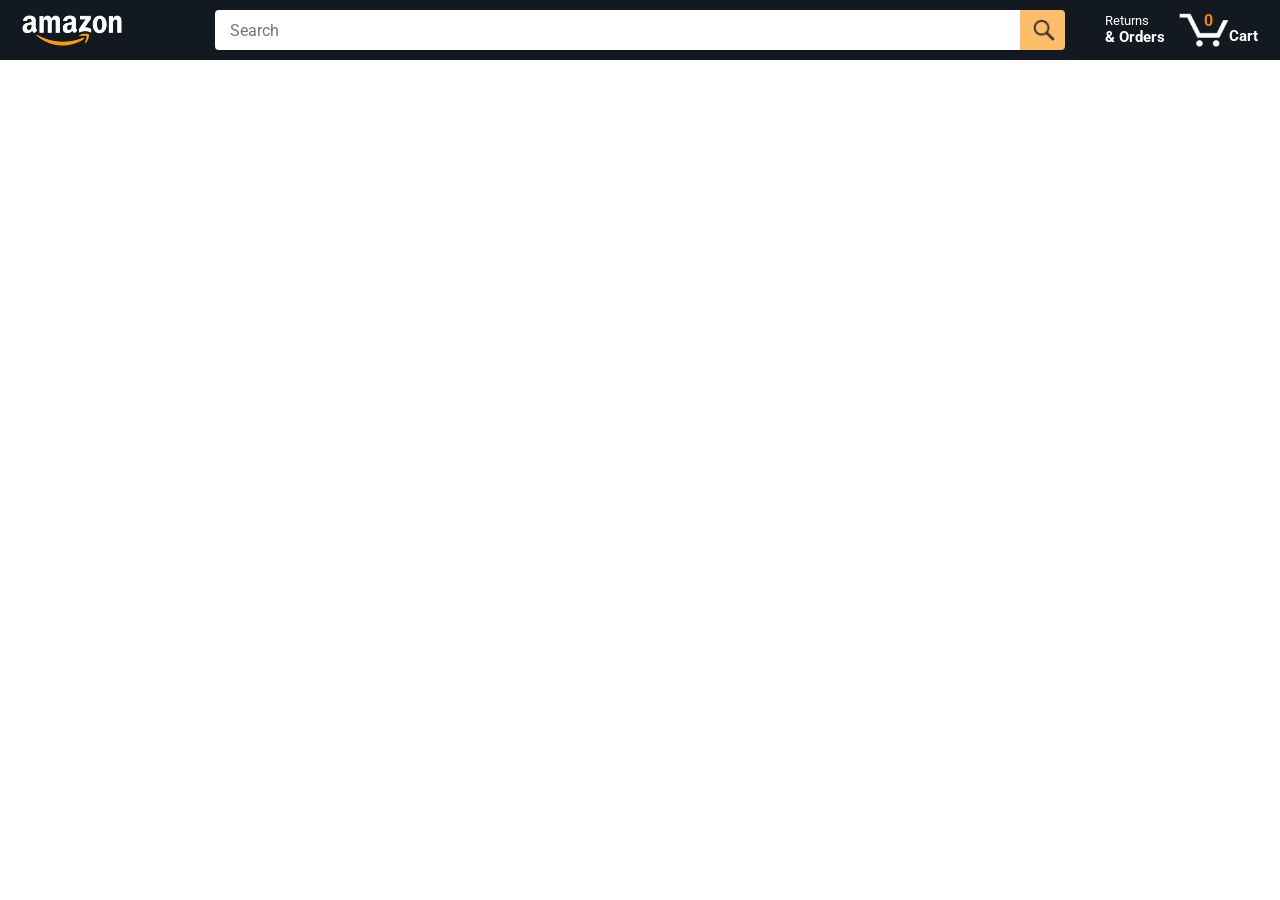
<file: index.html>
<!DOCTYPE html>
<html>
  <head>
    <title>Amazon Project</title>

    <!-- This code is needed for responsive design to work.
      (Responsive design = make the website look good on
      smaller screen sizes like a phone or a tablet). -->
    <meta name="viewport" content="width=device-width, initial-scale=1">

    <!-- Load a font called Roboto from Google Fonts. -->
    <link rel="preconnect" href="https://fonts.googleapis.com">
    <link rel="preconnect" href="https://fonts.gstatic.com" crossorigin>
    <link href="https://fonts.googleapis.com/css2?family=Roboto:wght@400;500;700&display=swap" rel="stylesheet">

    <!-- Here are the CSS files for this page. -->
    <link rel="stylesheet" href="styles/shared/general.css">
    <link rel="stylesheet" href="styles/shared/amazon-header.css">
    <link rel="stylesheet" href="styles/pages/amazon.css">
  </head>
  <body>
    <div class="amazon-header">
      <div class="amazon-header-left-section">
        <a href="index.html" class="header-link">
          <img class="amazon-logo"
            src="images/index-logo-white.png">
          <img class="amazon-mobile-logo"
            src="images/index-mobile-logo-white.png">
        </a>
      </div>

      <div class="amazon-header-middle-section">
        <input class="search-bar" type="text" placeholder="Search">

        <button class="search-button">
          <img class="search-icon" src="images/icons/search-icon.png">
        </button>
      </div>

      <div class="amazon-header-right-section">
        <a class="orders-link header-link" href="orders.html">
          <span class="returns-text">Returns</span>
          <span class="orders-text">& Orders</span>
        </a>

        <a class="cart-link header-link" href="checkout.html">
          <img class="cart-icon" src="images/icons/cart-icon.png">
          <div class="cart-quantity js-cart-quantity">0</div>
          <div class="cart-text">Cart</div>
        </a>
      </div>
    </div>

    <div class="main">
      <div class="products-grid js-products-grid">
      </div>
    </div>

    <script type="module" src="scripts/amazon.js"></script>
  </body>
</html>
</file>
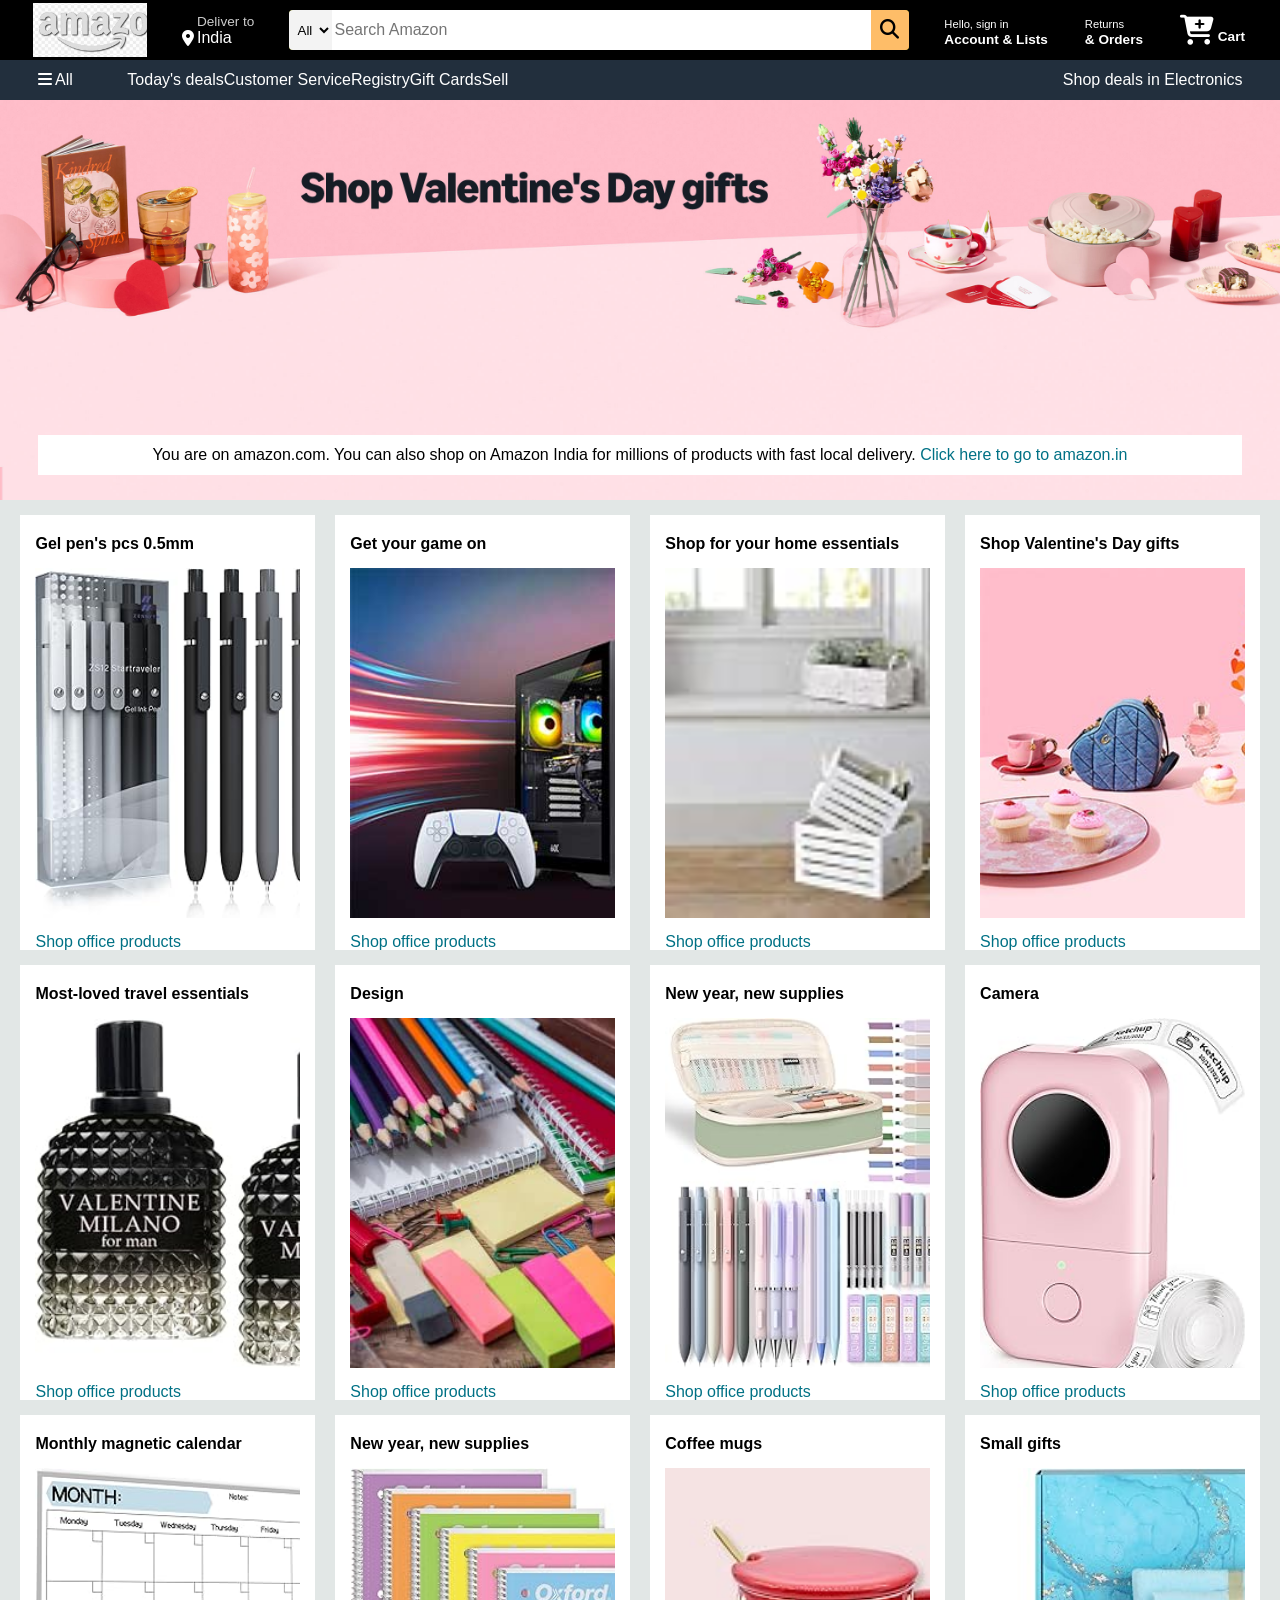
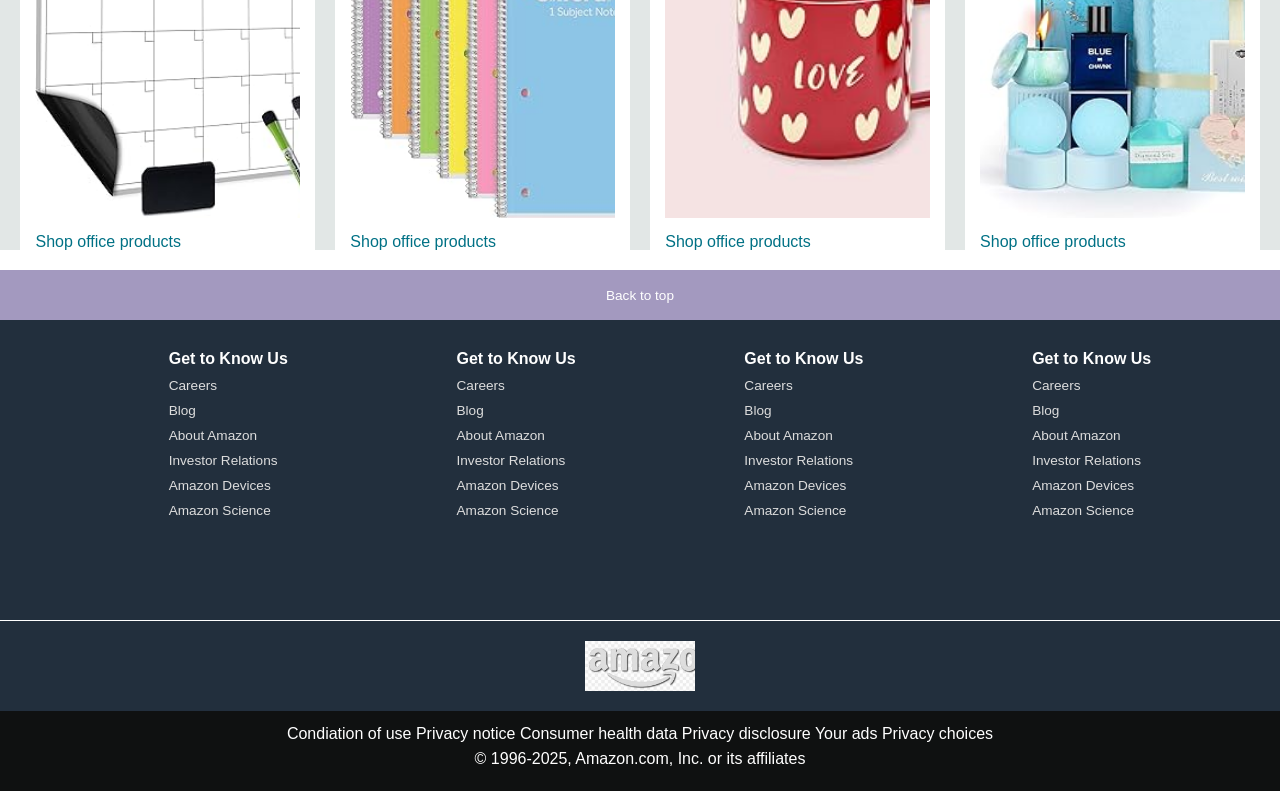
<file: Amazon project/index.html>
<!DOCTYPE html>
<html lang="en">
<head>
    <meta charset="UTF-8">
    <meta name="viewport" content="width=device-width, initial-scale=1.0">
    <title>Document</title>
    <link rel="stylesheet" href="https://cdnjs.cloudflare.com/ajax/libs/font-awesome/6.7.2/css/all.min.css" integrity="sha512-Evv84Mr4kqVGRNSgIGL/F/aIDqQb7xQ2vcrdIwxfjThSH8CSR7PBEakCr51Ck+w+/U6swU2Im1vVX0SVk9ABhg==" crossorigin="anonymous" referrerpolicy="no-referrer" />
<link rel="stylesheet" href="style.css">
</head>
<body>
    <header>
        <div class="navbar">
            
                <div class="logo border"></div>
            
            <div class="nav-addres border">
                <p class="add-first">Deliver to</p>
                <div class="add-icon">
                    <i class="fa-solid fa-location-dot"></i>
                    <p class="add-second">India</p>
                </div>
            </div>

            <div class="nav-search">
                <select class="search-select">
                    <option>All</option>
                </select>
                <input placeholder="Search Amazon" class="search-input">
                <div class="search-icon">
                    <i class="fa-solid fa-magnifying-glass"></i>   
                </div>
            </div>

            <div class="nav-signin border">
                <p><span>Hello, sign in</span></p>
                <p class="nav-second">Account & Lists</p>
            </div>

            
            <div class="nav-return border">
                <p><span>Returns</span></p>
                <p class="nav-second"> & Orders</p>
            </div>

            <div class="cart border">
                  <i class="fa-solid fa-cart-plus"></i>
                     Cart 
            </div>

           
        </div>

        <div class="panel">
            <div class="panel-all">
                <i class="fa-solid fa-bars"></i> 
                All
            </div>
            <div class="panel-option border">
                <p>Today's deals</p>
                <p>Customer Service</p>
                <p>Registry</p>
                <p>Gift Cards</p>
                <p>Sell</p>
            </div>
            <div class="panel-deals">
                <p>Shop deals in Electronics </p>
            </div>

        </div>
    
    </header>

    <div class="hero-section">
        <div class="hero-message">
            <p>You are on amazon.com. You can also shop on Amazon India for millions of products with fast local delivery. <a>Click here to go to amazon.in</a></p>
        </div>

    </div>
    
    <div class="shop-section">
        <div class="box1 box">
            <div class="box-content">
                <b>Gel pen's pcs 0.5mm</b>
                <div class="box-image" ></div>
                <p>Shop office products</p>
            </div>
        </div>
        <div class="box2 box">
            <div class="box-content">
                <b>Get your game on</b>
                <div class="box-image" style="background-image: url('image1.jpg');"></div>
                <p>Shop office products</p>
            </div>
        </div>
        <div class="box3 box">
            <div class="box-content">
                <b>Shop for your home essentials</b>
                <div class="box-image" style="background-image: url('image2.jpg');"></div>
                <p>Shop office products</p>
            </div>
        </div>
        <div class="box4 box">
            <div class="box-content">
                <b>Shop Valentine's Day gifts</b>
                <div class="box-image" style="background-image: url('image3.jpg');"></div>
                <p>Shop office products</p>
            </div>
        </div>
        <!--....other......-->
        <div class="box1 box">
            <div class="box-content">
                <b>Most-loved travel essentials</b>
                <div class="box-image" style="background-image: url('image4.jpg');"></div>
                <p>Shop office products</p>
            </div>
        </div>
        <div class="box2 box">
            <div class="box-content">
                <b>Design</b>
                <div class="box-image" style="background-image: url('image.jpg');"></div>
                <p>Shop office products</p>
            </div>
        </div>
        <div class="box3 box">
            <div class="box-content">
                <b>New year, new supplies</b>
                <div class="box-image" style="background-image: url('image6.jpg');"></div>
                <p>Shop office products</p>
            </div>
        </div>
        <div class="box4 box">
            <div class="box-content">
                <b>Camera</b>
                <div class="box-image" style="background-image: url('image7.jpg');"></div>
                <p>Shop office products</p>
            </div>
        </div>
        <div class="box1 box">
            <div class="box-content">
                <b>Monthly magnetic calendar</b>
                <div class="box-image" style="background-image: url('image8.jpg');"></div>
                <p>Shop office products</p>
            </div>
        </div>
        <div class="box2 box">
            <div class="box-content">
                <b>New year, new supplies</b>
                <div class="box-image"style="background-image: url('image9.jpg');"></div>
                <p>Shop office products</p>
            </div>
        </div>
        <div class="box3 box">
            <div class="box-content">
                <b>Coffee mugs</b>
                <div class="box-image" style="background-image: url('image10.jpg');"></div>
                <p>Shop office products</p>
            </div>
        </div>
        <div class="box4 box">
            <div class="box-content">
                <b>Small gifts</b>
                <div class="box-image" style="background-image: url('image11.jpg');"></div>
                <p>Shop office products</p>
            </div>
        </div>

    </div>

    <footer>
        <div class="foot-panel1">
            Back to top
        </div>
        <div class="foot-panel2">
            <ul>
                <p>Get to Know Us</p>
                 <a>Careers</a>
                 <a>Blog</a>
                 <a>About Amazon</a>
                 <a>Investor Relations</a>
                 <a>Amazon Devices</a>
                 <a>Amazon Science</a>

            </ul>

            <ul>
                <p>Get to Know Us</p>
                 <a>Careers</a>
                 <a>Blog</a>
                 <a>About Amazon</a>
                 <a>Investor Relations</a>
                 <a>Amazon Devices</a>
                 <a>Amazon Science</a>
                 
            </ul>

            <ul>
                <p>Get to Know Us</p>
                 <a>Careers</a>
                 <a>Blog</a>
                 <a>About Amazon</a>
                 <a>Investor Relations</a>
                 <a>Amazon Devices</a>
                 <a>Amazon Science</a>
                 
            </ul>

            <ul>
                <p>Get to Know Us</p>
                 <a>Careers</a>
                 <a>Blog</a>
                 <a>About Amazon</a>
                 <a>Investor Relations</a>
                 <a>Amazon Devices</a>
                 <a>Amazon Science</a>
                 
            </ul>

           
        </div>
        <div class="foot-panel3">
            <div class="logo"></div>
          
        </div>

        <div class="foot-panel4">
            <div class="pages">
                <a>Condiation of use</a>
                <a>Privacy notice</a>
                <a>Consumer health data Privacy disclosure</a>
                <a>Your ads Privacy choices</a>
            </div>
            <div class="copy-right">
               <P> © 1996-2025, Amazon.com, Inc. or its affiliates </P>
            </div>
        </div>

    </footer>
   




 
</body>
</html>
</file>
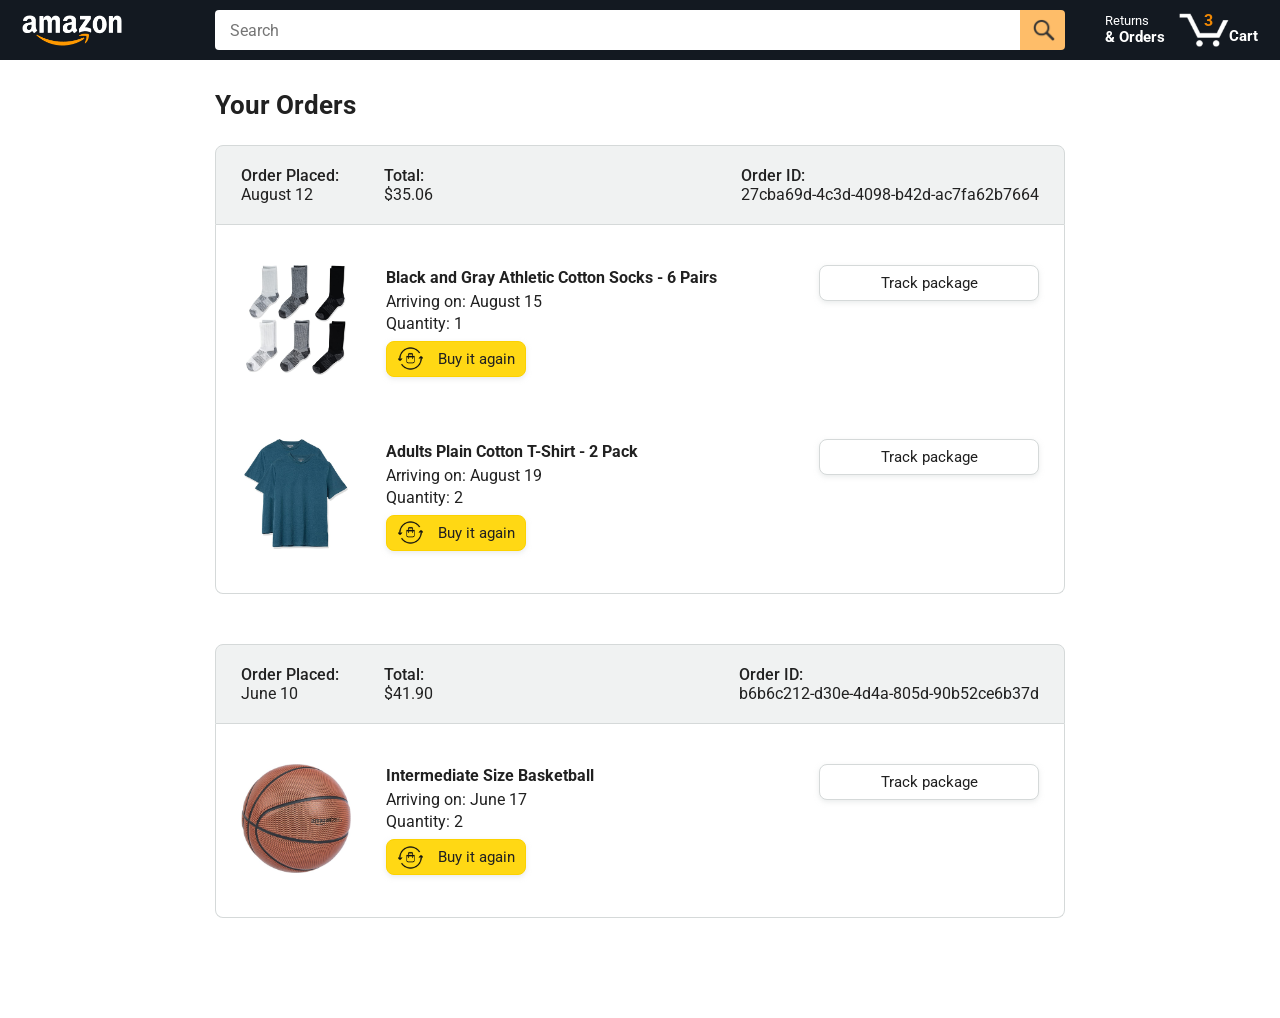
<file: orders.html>
<!DOCTYPE html>
<html>
  <head>
    <title>Orders</title>

    <!-- This code is needed for responsive design to work.
      (Responsive design = make the website look good on
      smaller screen sizes like a phone or a tablet). -->
    <meta name="viewport" content="width=device-width, initial-scale=1">

    <!-- Load a font called Roboto from Google Fonts. -->
    <link rel="preconnect" href="https://fonts.googleapis.com">
    <link rel="preconnect" href="https://fonts.gstatic.com" crossorigin>
    <link href="https://fonts.googleapis.com/css2?family=Roboto:wght@400;500;700&display=swap" rel="stylesheet">

    <!-- Here are the CSS files for this page. -->
    <link rel="stylesheet" href="styles/shared/general.css">
    <link rel="stylesheet" href="styles/shared/amazon-header.css">
    <link rel="stylesheet" href="styles/pages/orders.css">
  </head>
  <body>
    <div class="amazon-header">
      <div class="amazon-header-left-section">
        <a href="index.html" class="header-link">
          <img class="amazon-logo"
            src="images/index-logo-white.png">
          <img class="amazon-mobile-logo"
            src="images/index-mobile-logo-white.png">
        </a>
      </div>

      <div class="amazon-header-middle-section">
        <input class="search-bar" type="text" placeholder="Search">

        <button class="search-button">
          <img class="search-icon" src="images/icons/search-icon.png">
        </button>
      </div>

      <div class="amazon-header-right-section">
        <a class="orders-link header-link" href="orders.html">
          <span class="returns-text">Returns</span>
          <span class="orders-text">& Orders</span>
        </a>

        <a class="cart-link header-link" href="checkout.html">
          <img class="cart-icon" src="images/icons/cart-icon.png">
          <div class="cart-quantity">3</div>
          <div class="cart-text">Cart</div>
        </a>
      </div>
    </div>

    <div class="main">
      <div class="page-title">Your Orders</div>

      <div class="orders-grid">
        <div class="order-container">

          <div class="order-header">
            <div class="order-header-left-section">
              <div class="order-date">
                <div class="order-header-label">Order Placed:</div>
                <div>August 12</div>
              </div>
              <div class="order-total">
                <div class="order-header-label">Total:</div>
                <div>$35.06</div>
              </div>
            </div>

            <div class="order-header-right-section">
              <div class="order-header-label">Order ID:</div>
              <div>27cba69d-4c3d-4098-b42d-ac7fa62b7664</div>
            </div>
          </div>

          <div class="order-details-grid">
            <div class="product-image-container">
              <img src="images/products/athletic-cotton-socks-6-pairs.jpg">
            </div>

            <div class="product-details">
              <div class="product-name">
                Black and Gray Athletic Cotton Socks - 6 Pairs
              </div>
              <div class="product-delivery-date">
                Arriving on: August 15
              </div>
              <div class="product-quantity">
                Quantity: 1
              </div>
              <button class="buy-again-button button-primary">
                <img class="buy-again-icon" src="images/icons/buy-again.png">
                <span class="buy-again-message">Buy it again</span>
              </button>
            </div>

            <div class="product-actions">
              <a href="tracking.html?orderId=123&productId=456">
                <button class="track-package-button button-secondary">
                  Track package
                </button>
              </a>
            </div>

            <div class="product-image-container">
              <img src="images/products/adults-plain-cotton-tshirt-2-pack-teal.jpg">
            </div>

            <div class="product-details">
              <div class="product-name">
                Adults Plain Cotton T-Shirt - 2 Pack
              </div>
              <div class="product-delivery-date">
                Arriving on: August 19
              </div>
              <div class="product-quantity">
                Quantity: 2
              </div>
              <button class="buy-again-button button-primary">
                <img class="buy-again-icon" src="images/icons/buy-again.png">
                <span class="buy-again-message">Buy it again</span>
              </button>
            </div>

            <div class="product-actions">
              <a href="tracking.html">
                <button class="track-package-button button-secondary">
                  Track package
                </button>
              </a>
            </div>
          </div>
        </div>

        <div class="order-container">

          <div class="order-header">
            <div class="order-header-left-section">
              <div class="order-date">
                <div class="order-header-label">Order Placed:</div>
                <div>June 10</div>
              </div>
              <div class="order-total">
                <div class="order-header-label">Total:</div>
                <div>$41.90</div>
              </div>
            </div>

            <div class="order-header-right-section">
              <div class="order-header-label">Order ID:</div>
              <div>b6b6c212-d30e-4d4a-805d-90b52ce6b37d</div>
            </div>
          </div>

          <div class="order-details-grid">
            <div class="product-image-container">
              <img src="images/products/intermediate-composite-basketball.jpg">
            </div>

            <div class="product-details">
              <div class="product-name">
                Intermediate Size Basketball
              </div>
              <div class="product-delivery-date">
                Arriving on: June 17
              </div>
              <div class="product-quantity">
                Quantity: 2
              </div>
              <button class="buy-again-button button-primary">
                <img class="buy-again-icon" src="images/icons/buy-again.png">
                <span class="buy-again-message">Buy it again</span>
              </button>
            </div>

            <div class="product-actions">
              <a href="tracking.html">
                <button class="track-package-button button-secondary">
                  Track package
                </button>
              </a>
            </div>
          </div>
        </div>
      </div>
    </div>
  </body>
</html>
</file>
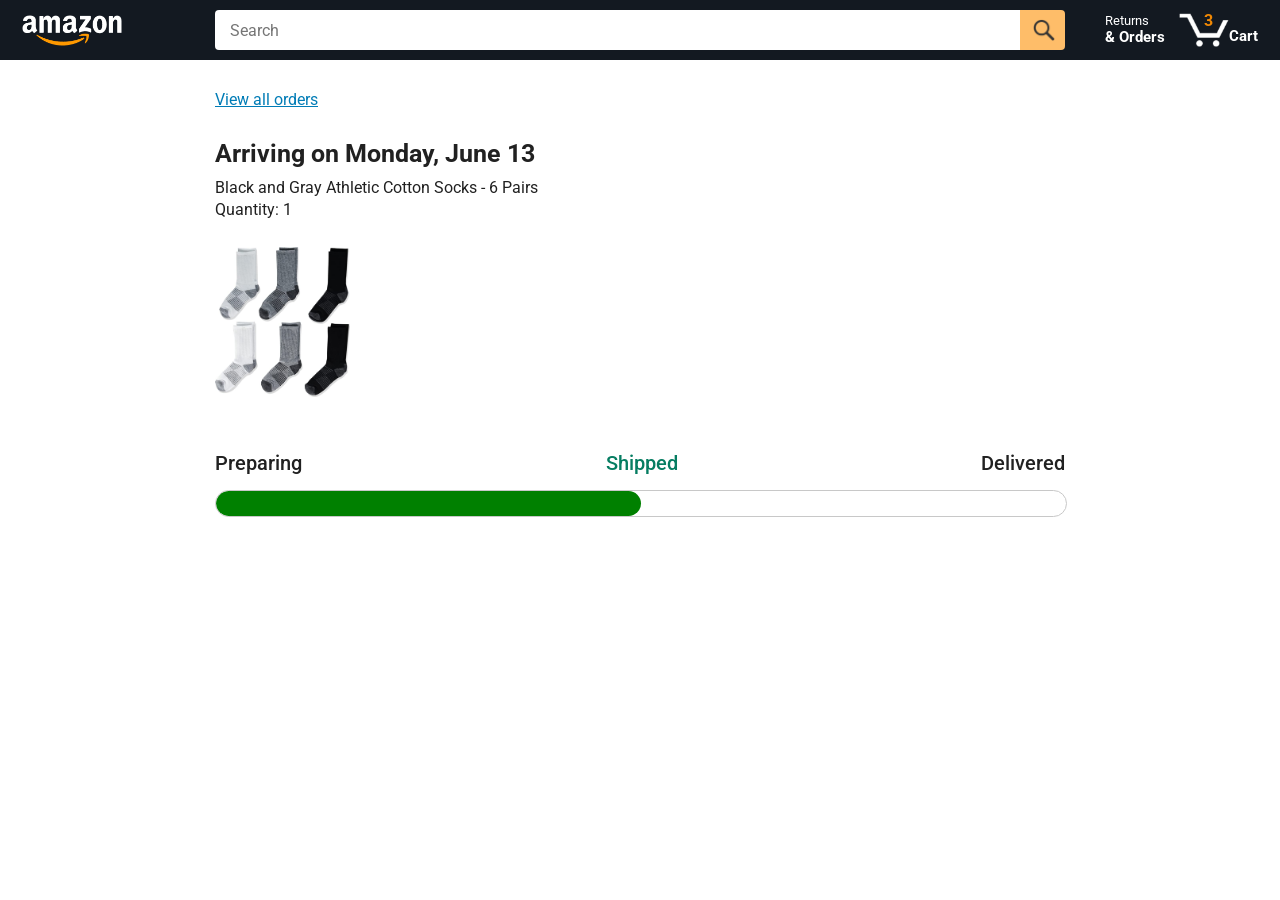
<file: tracking.html>
<!DOCTYPE html>
<html>
  <head>
    <title>Tracking</title>

    <!-- This code is needed for responsive design to work.
      (Responsive design = make the website look good on
      smaller screen sizes like a phone or a tablet). -->
    <meta name="viewport" content="width=device-width, initial-scale=1">

    <!-- Load a font called Roboto from Google Fonts. -->
    <link rel="preconnect" href="https://fonts.googleapis.com">
    <link rel="preconnect" href="https://fonts.gstatic.com" crossorigin>
    <link href="https://fonts.googleapis.com/css2?family=Roboto:wght@400;500;700&display=swap" rel="stylesheet">

    <!-- Here are the CSS files for this page. -->
    <link rel="stylesheet" href="styles/shared/general.css">
    <link rel="stylesheet" href="styles/shared/amazon-header.css">
    <link rel="stylesheet" href="styles/pages/tracking.css">
  </head>
  <body>
    <div class="amazon-header">
      <div class="amazon-header-left-section">
        <a href="index.html" class="header-link">
          <img class="amazon-logo"
            src="images/index-logo-white.png">
          <img class="amazon-mobile-logo"
            src="images/index-mobile-logo-white.png">
        </a>
      </div>

      <div class="amazon-header-middle-section">
        <input class="search-bar" type="text" placeholder="Search">

        <button class="search-button">
          <img class="search-icon" src="images/icons/search-icon.png">
        </button>
      </div>

      <div class="amazon-header-right-section">
        <a class="orders-link header-link" href="orders.html">
          <span class="returns-text">Returns</span>
          <span class="orders-text">& Orders</span>
        </a>

        <a class="cart-link header-link" href="checkout.html">
          <img class="cart-icon" src="images/icons/cart-icon.png">
          <div class="cart-quantity">3</div>
          <div class="cart-text">Cart</div>
        </a>
      </div>
    </div>

    <div class="main">
      <div class="order-tracking">
        <a class="back-to-orders-link link-primary" href="orders.html">
          View all orders
        </a>

        <div class="delivery-date">
          Arriving on Monday, June 13
        </div>

        <div class="product-info">
          Black and Gray Athletic Cotton Socks - 6 Pairs
        </div>

        <div class="product-info">
          Quantity: 1
        </div>

        <img class="product-image" src="images/products/athletic-cotton-socks-6-pairs.jpg">

        <div class="progress-labels-container">
          <div class="progress-label">
            Preparing
          </div>
          <div class="progress-label current-status">
            Shipped
          </div>
          <div class="progress-label">
            Delivered
          </div>
        </div>

        <div class="progress-bar-container">
          <div class="progress-bar"></div>
        </div>
      </div>
    </div>

    <script>
      const url = new URL(window.location.href);
      console.log(url.searchParams.get('orderId'));
      console.log(url.searchParams.get('productId'));
    </script>
  </body>
</html>
</file>
<file: styles/shared/general.css>
body {
  font-family: Roboto, Arial;
  color: rgb(33, 33, 33);
  /* The <body> element has a default margin of 8px
     on all sides. This removes the default margins. */
  margin: 0;
}

/* <p> elements have a default margin on the top
   and bottom. This removes the default margins. */
p {
  margin: 0;
}

button {
  cursor: pointer;
}

select {
  cursor: pointer;
}

input, select, button {
  font-family: Roboto, Arial;
}

.button-primary {
  color: rgb(33, 33, 33);
  background-color: rgb(255, 216, 20);
  border: 1px solid rgb(252, 210, 0);
  border-radius: 8px;
  cursor: pointer;
  box-shadow: 0 2px 5px rgba(213, 217, 217, 0.5);
}

.button-primary:hover {
  background-color: rgb(247, 202, 0);
  border: 1px solid rgb(242, 194, 0);
}

.button-primary:active {
  background: rgb(255, 216, 20);
  border-color: rgb(252, 210, 0);
  box-shadow: none;
}

.button-secondary {
  color: rgb(33, 33, 33);
  background: white;
  border: 1px solid rgb(213, 217, 217);
  border-radius: 8px;
  cursor: pointer;
  box-shadow: 0 2px 5px rgba(213, 217, 217, 0.5);
}

.button-secondary:hover {
  background-color: rgb(247, 250, 250);
}

.button-secondary:active {
  background-color: rgb(237, 253, 255);
  box-shadow: none;
}

/* These styles will limit text to 2 lines. Anything
   beyond 2 lines will be replaced with "..."
   You can find this code by using an A.I. tool or by
   searching in Google.
   https://css-tricks.com/almanac/properties/l/line-clamp/ */
.limit-text-to-2-lines {
  display: -webkit-box;
  -webkit-line-clamp: 2;
  -webkit-box-orient: vertical;
  overflow: hidden;
}

.link-primary {
  color: rgb(1, 124, 182);
  cursor: pointer;
}

.link-primary:hover {
  color: rgb(196, 80, 0);
}

/* Styles for dropdown selectors. */
select {
  color: rgb(33, 33, 33);
  background-color: rgb(240, 240, 240);
  border: 1px solid rgb(213, 217, 217);
  border-radius: 8px;
  padding: 3px 5px;
  font-size: 15px;
  cursor: pointer;
  box-shadow: 0 2px 5px rgba(213, 217, 217, 0.5);
}

select:focus,
input:focus {
  outline: 2px solid rgb(255, 153, 0);
}
</file>
<file: styles/shared/amazon-header.css>
.amazon-header {
  background-color: rgb(19, 25, 33);
  color: white;
  padding-left: 15px;
  padding-right: 15px;

  display: flex;
  align-items: center;
  justify-content: space-between;

  position: fixed;
  top: 0;
  left: 0;
  right: 0;
  height: 60px;
}

.amazon-header-left-section {
  width: 180px;
}

@media (max-width: 800px) {
  .amazon-header-left-section {
    width: unset;
  }
}

.header-link {
  display: inline-block;
  padding: 6px;
  border-radius: 2px;
  cursor: pointer;
  text-decoration: none;
  border: 1px solid rgba(0, 0, 0, 0);
}

.header-link:hover {
  border: 1px solid white;
}

.amazon-logo {
  width: 100px;
  margin-top: 5px;
}

.amazon-mobile-logo {
  display: none;
}

@media (max-width: 575px) {
  .amazon-logo {
    display: none;
  }

  .amazon-mobile-logo {
    display: block;
    height: 35px;
    margin-top: 5px;
  }
}

.amazon-header-middle-section {
  flex: 1;
  max-width: 850px;
  margin-left: 10px;
  margin-right: 10px;
  display: flex;
}

.search-bar {
  flex: 1;
  width: 0;
  font-size: 16px;
  height: 38px;
  padding-left: 15px;
  border: none;
  border-top-left-radius: 4px;
  border-bottom-left-radius: 4px;
  border-top-right-radius: 0;
  border-bottom-right-radius: 0;
}

.search-button {
  background-color: rgb(254, 189, 105);
  border: none;
  width: 45px;
  height: 40px;
  border-top-right-radius: 4px;
  border-bottom-right-radius: 4px;
  flex-shrink: 0;
}

.search-icon {
  height: 22px;
  margin-left: 2px;
  margin-top: 3px;
}

.amazon-header-right-section {
  width: 180px;
  flex-shrink: 0;
  display: flex;
  justify-content: end;
}

.orders-link {
  color: white;
}

.returns-text {
  display: block;
  font-size: 13px;
}

.orders-text {
  display: block;
  font-size: 15px;
  font-weight: 700;
}

.cart-link {
  color: white;
  display: flex;
  align-items: center;
  position: relative;
}

.cart-icon {
  width: 50px;
}

.cart-text {
  margin-top: 12px;
  font-size: 15px;
  font-weight: 700;
}

.cart-quantity {
  color: rgb(240, 136, 4);
  font-size: 16px;
  font-weight: 700;

  position: absolute;
  top: 4px;
  left: 22px;
  
  width: 26px;
  text-align: center;
}
</file>
<file: styles/pages/amazon.css>
.main {
  margin-top: 60px;
}

.products-grid {
  display: grid;

  /* - In CSS Grid, 1fr means a column will take up the
       remaining space in the grid.
     - If we write 1fr 1fr ... 1fr; 8 times, this will
       divide the grid into 8 columns, each taking up an
       equal amount of the space.
     - repeat(8, 1fr); is a shortcut for repeating "1fr"
       8 times (instead of typing out "1fr" 8 times).
       repeat(...) is a special property that works with
       display: grid; */
  grid-template-columns: repeat(8, 1fr);
}

/* @media is used to create responsive design (making the
   website look good on any screen size). This @media
   means when the screen width is 2000px or less, we
   will divide the grid into 7 columns instead of 8. */
@media (max-width: 2000px) {
  .products-grid {
    grid-template-columns: repeat(7, 1fr);
  }
}

/* This @media means when the screen width is 1600px or
   less, we will divide the grid into 6 columns. */
@media (max-width: 1600px) {
  .products-grid {
    grid-template-columns: repeat(6, 1fr);
  }
}

@media (max-width: 1300px) {
  .products-grid {
    grid-template-columns: repeat(5, 1fr);
  }
}

@media (max-width: 1000px) {
  .products-grid {
    grid-template-columns: repeat(4, 1fr);
  }
}

@media (max-width: 800px) {
  .products-grid {
    grid-template-columns: repeat(3, 1fr);
  }
}

@media (max-width: 575px) {
  .products-grid {
    grid-template-columns: repeat(2, 1fr);
  }
}

@media (max-width: 450px) {
  .products-grid {
    grid-template-columns: 1fr;
  }
}

.product-container {
  padding-top: 40px;
  padding-bottom: 25px;
  padding-left: 25px;
  padding-right: 25px;

  border-right: 1px solid rgb(231, 231, 231);
  border-bottom: 1px solid rgb(231, 231, 231);

  display: flex;
  flex-direction: column;
}

.product-image-container {
  display: flex;
  justify-content: center;
  align-items: center;

  height: 180px;
  margin-bottom: 20px;
}

.product-image {
  /* Images will overflow their container by default. To
    prevent this, we set max-width and max-height to 100%
    so they stay inside their container. */
  max-width: 100%;
  max-height: 100%;
}

.product-name {
  height: 40px;
  margin-bottom: 5px;
}

.product-rating-container {
  display: flex;
  align-items: center;
  margin-bottom: 10px;
}

.product-rating-stars {
  width: 100px;
  margin-right: 6px;
}

.product-rating-count {
  color: rgb(1, 124, 182);
  cursor: pointer;
  margin-top: 3px;
}

.product-price {
  font-weight: 700;
  margin-bottom: 10px;
}

.product-quantity-container {
  margin-bottom: 17px;
}

.product-spacer {
  flex: 1;
}

.added-to-cart {
  color: rgb(6, 125, 98);
  font-size: 16px;

  display: flex;
  align-items: center;
  margin-bottom: 8px;

  /* At first, the "Added to cart" message will
     be invisible. Use JavaScript to change the
     opacity and make it visible. */
  opacity: 0;
}

.added-to-cart img {
  height: 20px;
  margin-right: 5px;
}

.add-to-cart-button {
  width: 100%;
  padding: 8px;
  border-radius: 50px;
}
</file>
<file: Amazon project/style.css>
*{
    margin: 0px;
    font-family: arial;
    border: border-box;

}
   .navbar{
    height: 60px;
    background-color:black;
    color: white;
    display: flex;
    align-items: center;
    justify-content: space-evenly;


   }
   
   .logo{
    background-image: url("OIP.jpg");
    background-size:cover ;
    height: 50px;
    width: 110px;

   }
   .border{
    border: 2px solid transparent;

   }
   .border:hover{
    border: 1.8px solid white;
   }
   /* for box 2*/
   .add-first{
    color: #cccccc;
    font-size: 0.85rem;
    margin-left: 15px;

   }
   .add-second{
    font-size: 1rem;
    margin-left: 3px;


   }
   .add-icon{
    display: flex;
    align-items: center; 
 
   }
    /*for box 3*/  
    .nav-search{
        display: flex;
        background-color: rgb(168, 168, 9);
        width: 620px;
        height: 40px;
        border-radius: 4px;
    }
    .nav-search:hover{
        border: 2px solid orange;
    }
    .search-select{
        background-color: #f3f3f3;
        width: 50px;
        text-align: center;
        border-top-left-radius: 4px;
        border-bottom-left-radius:4px;
        border: none;


    }
    .search-input{
        width: 100%;   /* width:500px;*/
        border: none;
        font-size: 1rem;
    }
    .search-icon{
        width: 45px;
        display: flex;
        justify-content: center;
        align-items: center;
        font-size: 1.2rem;
        border-top-right-radius: 4px;
        border-bottom-right-radius:4px;
        color: black;
        background-color: #febd68;

    }
    /*box 4*/
    span{
        font-size: 0.7rem;
    }
    .nav-second{
        font-size: 0.85rem;
        font-weight: 700;
    }
  /*box 6 */
  .cart i{
   font-size: 30px;
  
  }
  .cart{
    font-size: 0.85rem;
    font-weight: 700;

  }
  /*panel */
 .panel{
    height: 40px;
    background-color: #222f3d;
    color: white;
    display: flex;
    align-items: center;
    justify-content: space-evenly;

  
 }
 .panel-option{
    display:flex;
    width: 70%;
    margin-left: 15px;
  
   
 }
 
 /* hero section*/
 .hero-section{
    background-image: url("hero-section.jpg");
    background-size:cover ;
    height: 400px;
    display: flex;
    justify-content: center;
    align-items: flex-end;
    
    
    
 }
 .hero-message{
    background-color: white;
    color: black;
    height: 40px;
    display: flex;
    align-items: center;
    justify-content: center;
    width: 94%;
    margin-bottom: 25px;
    

 }
 .hero-section a{
    color: #007185;
 }
/* shop-section */
.shop-section{
    display: flex;
    justify-content: space-evenly;
    background-color: #e2e7e6;
    flex-wrap: wrap;
    
}

.box{
    /*border: 2px solid black; */
    height: 400px;
    width: 23%;
    background-color: white;
    padding: 20px 0px 15px;
    margin-top: 15px;
  

    
}
.box-image{
    background-image:url("image5.jpg");
    background-size: cover;
    height: 350px;
    margin-top: 15px;
    margin-bottom: 15px;
   
    
  
}
.box-content{
    margin-left: 15px;
    margin-right: 15px;
   

}
.box-content p{
    color:#007185 ;
   
}
/* foot*/
footer{
    margin-top: 20px;
}
.foot-panel1{
    background-color: #9287b4d7;
    height:50px;
    color: white;
    display: flex;
    align-items: center;
    justify-content: center;
    font-size: 0.85rem;
}
.foot-panel2{
    background-color: #222f3d;
    color: white;
    height: 300px;
    display: flex;
    justify-content: space-evenly;
    
}
ul{
    margin-top: 30px;
}
ul p{
    font-weight: 700;
}
ul a{
    display: block;
    font-size: 0.85rem;
    margin-top: 10px;
    color: #dddddd;
}
.foot-panel3{
    background-color: #222f3d;
    border-top: 0.1px solid white;
    height: 90px;
    display: flex;
    justify-content: center;
    align-items: center;

}
.logo{

}
.foot-panel4{
    background-color: #0f1111;
    color: white;
    height: 80px;
   
}
.pages{
    text-align: center;
    padding-top: 14px;
}
.copy-right{
    text-align: center;
    padding-top: 7px;

}
</file>
<file: styles/pages/orders.css>
.main {
  max-width: 850px;
  margin-top: 90px;
  margin-bottom: 100px;
  padding-left: 20px;
  padding-right: 20px;

  /* margin-left: auto;
     margin-right auto;
     Is a trick for centering an element horizontally
     without needing a container. */
  margin-left: auto;
  margin-right: auto;
}

.page-title {
  font-weight: 700;
  font-size: 26px;
  margin-bottom: 25px;
}

.orders-grid {
  display: grid;
  grid-template-columns: 1fr;
  row-gap: 50px;
}

.order-header {
  background-color: rgb(240, 242, 242);
  border: 1px solid rgb(213, 217, 217);

  display: flex;
  align-items: center;
  justify-content: space-between;

  padding: 20px 25px;
  border-top-left-radius: 8px;
  border-top-right-radius: 8px;
}

.order-header-left-section {
  display: flex;
  flex-shrink: 0;
}

.order-header-label {
  font-weight: 500;
}

.order-date,
.order-total {
  margin-right: 45px;
}

.order-header-right-section {
  flex-shrink: 1;
}

@media (max-width: 575px) {
  .order-header {
    flex-direction: column;
    align-items: start;
    line-height: 23px;
    padding: 15px;
  }

  .order-header-left-section {
    flex-direction: column;
  }

  .order-header-label {
    margin-right: 5px;
  }

  .order-date,
  .order-total {
    display: grid;
    grid-template-columns: auto 1fr;
    margin-right: 0;
  }

  .order-header-right-section {
    display: grid;
    grid-template-columns: auto 1fr;
  }
}

.order-details-grid {
  padding: 40px 25px;
  border: 1px solid rgb(213, 217, 217);
  border-top: none;
  border-bottom-left-radius: 8px;
  border-bottom-right-radius: 8px;

  display: grid;
  grid-template-columns: 110px 1fr 220px;
  column-gap: 35px;
  row-gap: 60px;
  align-items: center;
}

@media (max-width: 800px) {
  .order-details-grid {
    grid-template-columns: 110px 1fr;
    row-gap: 0;
    padding-bottom: 8px;
  }
}

@media (max-width: 450px) {
  .order-details-grid {
    grid-template-columns: 1fr;
  }
}

.product-image-container {
  text-align: center;
}

.product-image-container img {
  max-width: 110px;
  max-height: 110px;
}

.product-name {
  font-weight: 700;
  margin-bottom: 5px;
}

.product-delivery-date {
  margin-bottom: 3px;
}

.product-quantity {
  margin-bottom: 8px;
}

.buy-again-button {
  font-size: 15px;
  width: 140px;
  height: 36px;
  border-radius: 8px;

  display: flex;
  align-items: center;
  justify-content: center;
}

.buy-again-icon {
  width: 25px;
  margin-right: 15px;
}

.product-actions {
  align-self: start;
}

.track-package-button {
  width: 100%;
  font-size: 15px;
  padding: 8px;
}

@media (max-width: 800px) {
  .buy-again-button {
    margin-bottom: 10px;
  }

  .product-actions {
    /* grid-column: 2 means this element will be placed
       in column 2 in the grid. (Normally, the column that
       an element is placed in is determined by the order
       of the elements in the HTML. grid-column overrides
       this default ordering). */
    grid-column: 2;
    margin-bottom: 30px;
  }

  .track-package-button {
    width: 140px;
  }
}

@media (max-width: 450px) {
  .product-image-container {
    text-align: center;
    margin-bottom: 25px;
  }

  .product-image-container img {
    max-width: 150px;
    max-height: 150px;
  }

  .product-name {
    margin-bottom: 10px;
  }

  .product-quantity {
    margin-bottom: 15px;
  }

  .buy-again-button {
    width: 100%;
    margin-bottom: 15px;
  }

  .product-actions {
    /* grid-column: auto; undos grid-column: 2; from above.
       This element will now be placed in its normal column
       in the grid. */
    grid-column: auto;
    margin-bottom: 70px;
  }

  .track-package-button {
    width: 100%;
    padding: 12px;
  }
}
</file>
<file: styles/pages/tracking.css>
.main {
  max-width: 850px;
  margin-top: 90px;
  margin-bottom: 100px;
  padding-left: 30px;
  padding-right: 30px;

  /* margin-left: auto;
     margin-right auto;
     Is a trick for centering an element horizontally
     without needing a container. */
  margin-left: auto;
  margin-right: auto;
}

.back-to-orders-link {
  display: inline-block;
  margin-bottom: 30px;
}

.delivery-date {
  font-size: 25px;
  font-weight: 700;
  margin-bottom: 10px;
}

.product-info {
  margin-bottom: 3px;
}

.product-image {
  max-width: 150px;
  max-height: 150px;
  margin-top: 25px;
  margin-bottom: 50px;
}

.progress-labels-container {
  display: flex;
  justify-content: space-between;
  font-size: 20px;
  font-weight: 500;
  margin-bottom: 15px;
}

.current-status {
  color: rgb(6, 125, 98);
}

@media (max-width: 575px) {
  .progress-labels-container {
    font-size: 16px;
  }
}

@media (max-width: 450px) {
  .progress-labels-container {
    flex-direction: column;
    margin-bottom: 5px;
  }

  .progress-label {
    margin-bottom: 3px;
  }
}

.progress-bar-container {
  height: 25px;
  width: 100%;

  border: 1px solid rgb(200, 200, 200);
  border-radius: 50px;
  overflow: hidden;
}

.progress-bar {
  height: 100%;
  background-color: green;
  border-radius: 50px;
  width: 50%;
}
</file>
